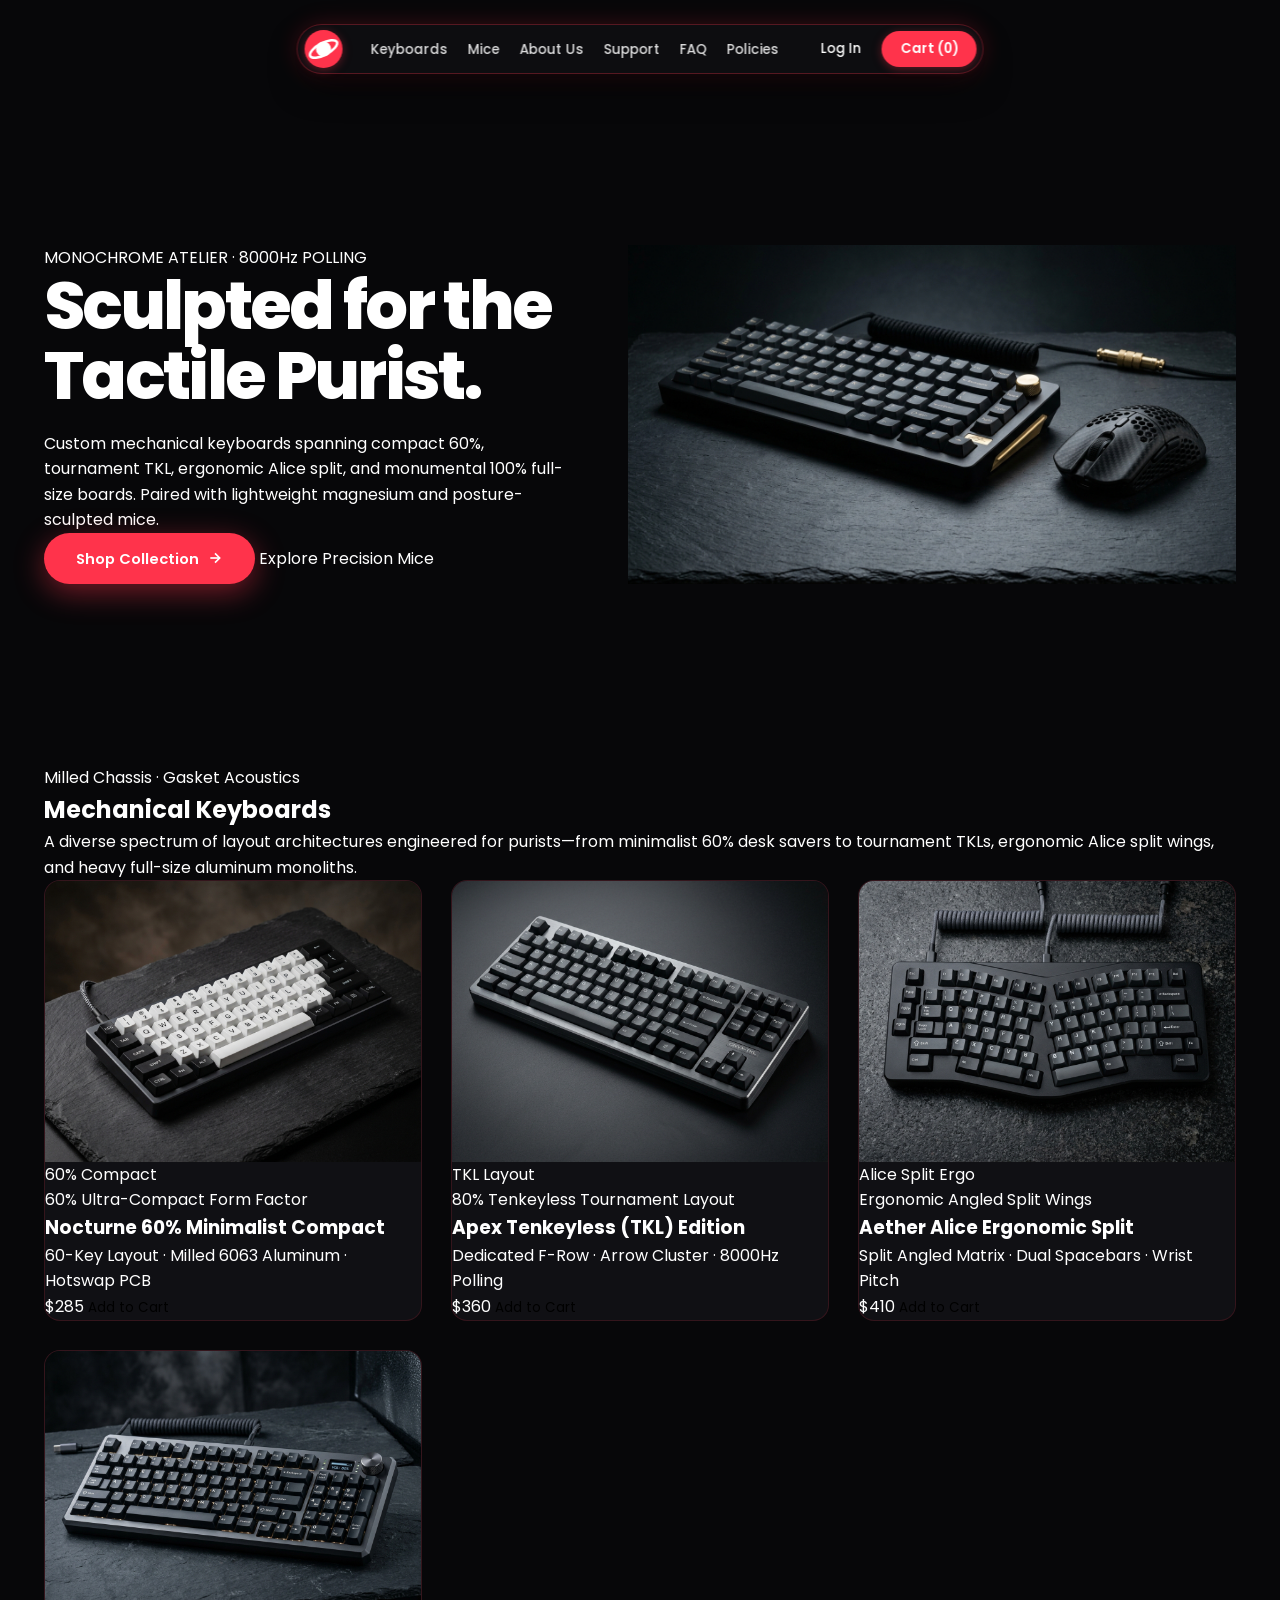
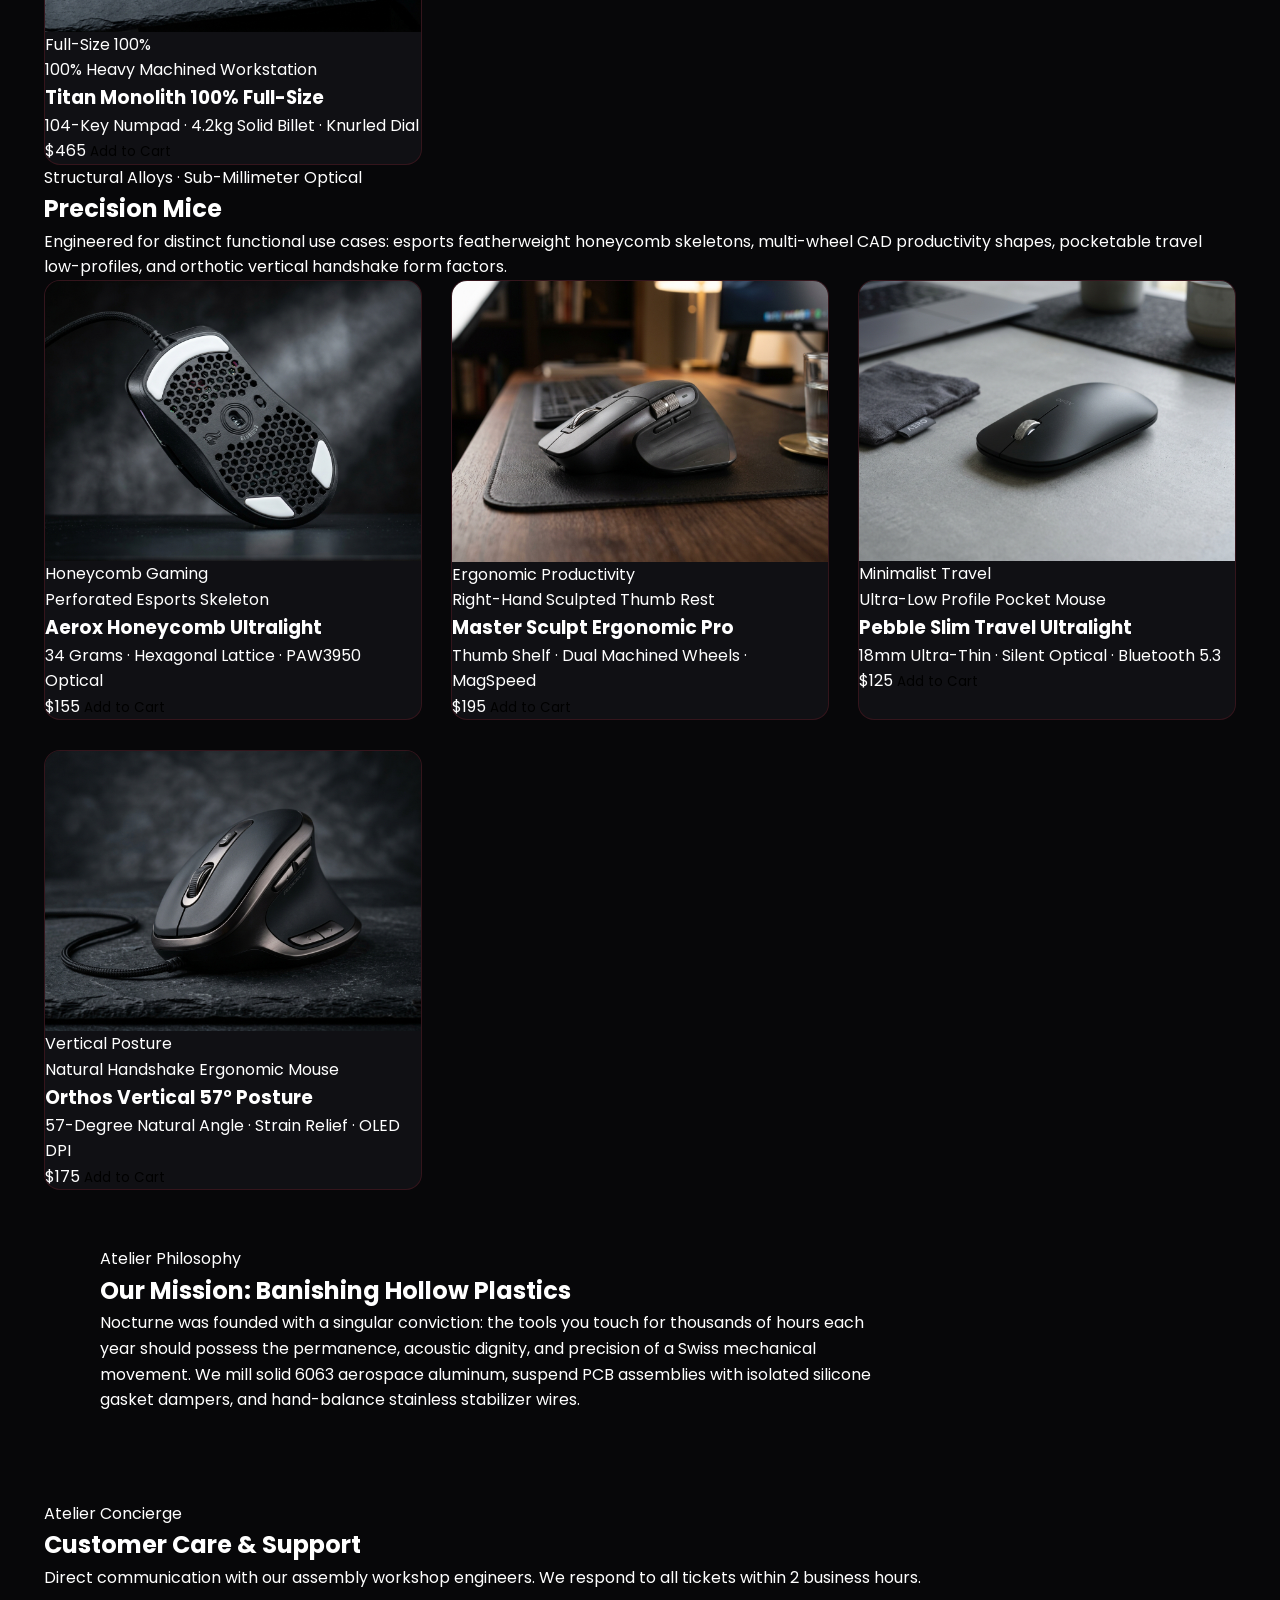
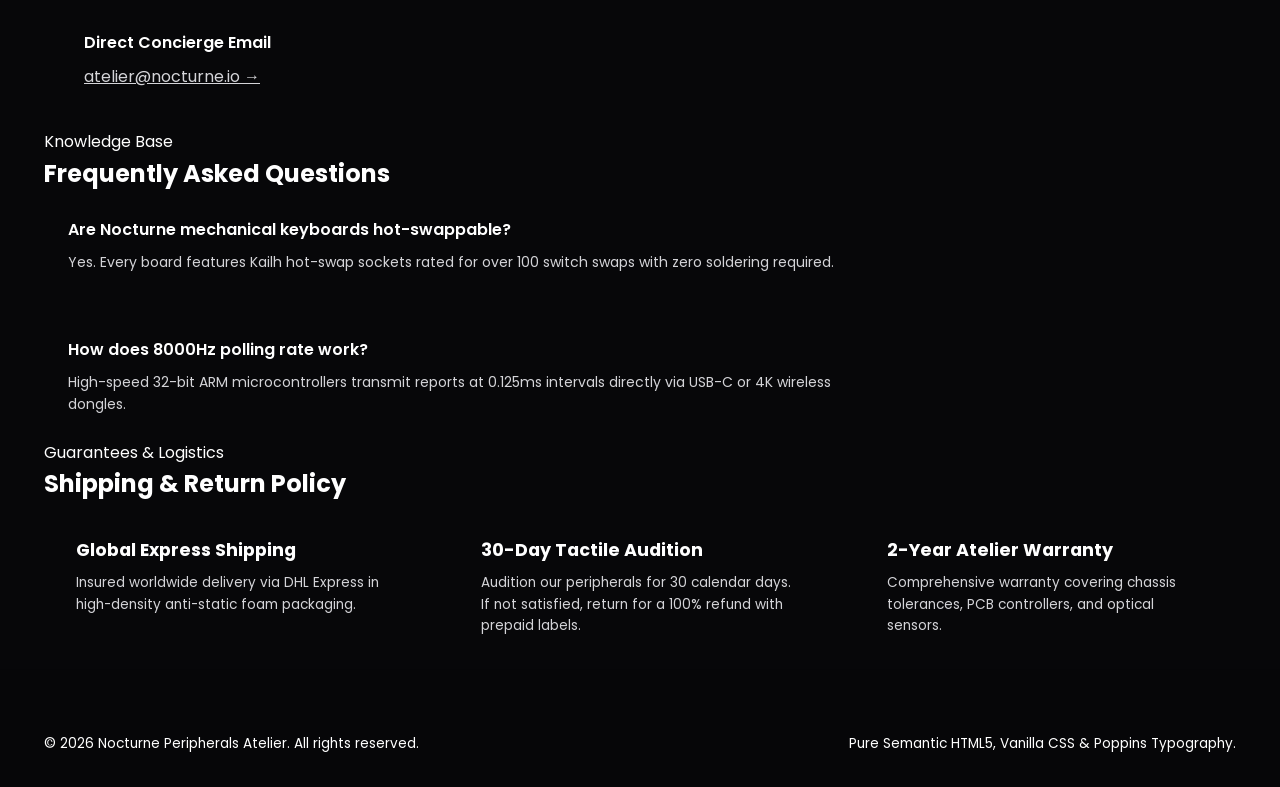
<file: public/standalone.html>
<!DOCTYPE html>
<html lang="en">
<head>
  <meta charset="UTF-8" />
  <meta name="viewport" content="width=device-width, initial-scale=1.0" />
  <title>Nocturne | High-End Keyboards & Mice</title>
  <meta name="description" content="A boutique tech store selling high-end mechanical keyboards and precision mice. Pure black-and-white monochrome theme with Poppins typography." />
  
  <!-- Google Fonts: Poppins (Primary) & JetBrains Mono (Specs) -->
  <link rel="preconnect" href="https://fonts.googleapis.com">
  <link rel="preconnect" href="https://fonts.gstatic.com" crossorigin>
  <link href="https://fonts.googleapis.com/css2?family=Poppins:ital,wght@0,300;0,400;0,500;0,600;0,700;0,800;1,400&family=JetBrains+Mono:wght@400;500&display=swap" rel="stylesheet">
  
  <!-- Standalone Pure Vanilla CSS -->
  <link rel="stylesheet" href="styles.css" />
</head>
<body>

  <!-- =========================================================================
       FLOATING PILL NAVBAR
       - Floating dark capsule container
       - Left: Circular white logo container (38px x 38px, border-radius: 50%)
       - Center: Navigation links ("Keyboards", "Mice", "About", "Support", "FAQ", "Policies")
       - Right: "Log In" button + White pill-shaped button ("Cart (0)")
       ========================================================================= -->
  <header class="navbar-wrapper">
    <nav class="pill-navbar" aria-label="Main Navigation">
      
      <!-- Left: Circular White Logo Container with Planet Ring SVG -->
      <a href="#" class="navbar-logo-circle" aria-label="Nocturne Peripherals Home">
        <svg viewBox="0 0 24 24" fill="none" stroke="currentColor" stroke-width="1.8" stroke-linecap="round" stroke-linejoin="round">
          <ellipse cx="12" cy="12" rx="9.5" ry="3.8" transform="rotate(-28 12 12)" stroke="currentColor" stroke-width="1.6" />
          <circle cx="12" cy="12" r="4.8" fill="currentColor" stroke="none" />
        </svg>
      </a>

      <!-- Center: Navigation Links -->
      <ul class="navbar-links">
        <li><a href="#keyboards" class="navbar-link">Keyboards</a></li>
        <li><a href="#mice" class="navbar-link">Mice</a></li>
        <li><a href="#about" class="navbar-link">About Us</a></li>
        <li><a href="#support" class="navbar-link">Support</a></li>
        <li><a href="#faq" class="navbar-link">FAQ</a></li>
        <li><a href="#policies" class="navbar-link">Policies</a></li>
      </ul>

      <!-- Right: Log In & Cart Action Buttons -->
      <div style="display: flex; align-items: center; gap: 0.5rem;">
        <button type="button" class="navbar-auth-btn" style="color: #fff; font-size: 0.825rem; font-weight: 500; padding: 0.45rem 0.85rem; border-radius: 9999px;">
          Log In
        </button>
        <button type="button" class="navbar-action-pill" aria-label="View Shopping Cart">
          <span>Cart (0)</span>
        </button>
      </div>

    </nav>
  </header>

  <main>
    <!-- =========================================================================
         HERO SECTION: High-Contrast Luxury Tech Introduction (Monochrome)
         ========================================================================= -->
    <section class="hero-section container">
      <div class="hero-grid">
        
        <div class="hero-content">
          <div class="hero-tag">
            <span class="hero-tag-dot"></span>
            <span>MONOCHROME ATELIER · 8000Hz POLLING</span>
          </div>

          <h1 class="hero-headline">
            Sculpted for the Tactile Purist.
          </h1>

          <p class="hero-subtext">
            Custom mechanical keyboards spanning compact 60%, tournament TKL, ergonomic Alice split, and monumental 100% full-size boards. Paired with lightweight magnesium and posture-sculpted mice.
          </p>

          <div class="hero-btn-group">
            <a href="#keyboards" class="btn-primary">
              <span>Shop Collection</span>
              <svg viewBox="0 0 24 24" width="16" height="16" stroke="currentColor" stroke-width="2.5" fill="none">
                <line x1="5" y1="12" x2="19" y2="12"></line>
                <polyline points="12 5 19 12 12 19"></polyline>
              </svg>
            </a>
            <a href="#mice" class="btn-secondary">Explore Precision Mice</a>
          </div>
        </div>

        <div class="hero-image-wrapper">
          <img src="/src/assets/images/hero_peripherals_minimal_1791439039302.jpg" alt="Nocturne Custom Keyboard and Magnesium Mouse on Slate" class="hero-image" />
        </div>

      </div>
    </section>

    <!-- =========================================================================
         PRODUCT GRID 1: MECHANICAL KEYBOARDS (4 Distinct Layout Architectures)
         ========================================================================= -->
    <section id="keyboards" class="section container">
      <header class="section-header">
        <p class="section-kicker">Milled Chassis · Gasket Acoustics</p>
        <h2 class="section-title">Mechanical Keyboards</h2>
        <p class="section-description">
          A diverse spectrum of layout architectures engineered for purists—from minimalist 60% desk savers to tournament TKLs, ergonomic Alice split wings, and heavy full-size aluminum monoliths.
        </p>
      </header>

      <div class="product-grid">
        
        <!-- Keyboard 1: 60% Compact -->
        <article class="product-card" style="animation-delay: 0ms;">
          <div class="product-card-media">
            <img src="/src/assets/images/kb_compact_60_1791443009261.jpg" alt="Nocturne 60% Minimalist Compact" />
            <span class="product-card-tag">60% Compact</span>
          </div>
          <div class="product-card-body">
            <span class="product-category-label">60% Ultra-Compact Form Factor</span>
            <h3 class="product-title">Nocturne 60% Minimalist Compact</h3>
            <p class="product-specs">60-Key Layout · Milled 6063 Aluminum · Hotswap PCB</p>
            <div class="product-card-footer">
              <span class="product-price">$285</span>
              <button class="btn-add-cart">Add to Cart</button>
            </div>
          </div>
        </article>

        <!-- Keyboard 2: TKL Tenkeyless -->
        <article class="product-card" style="animation-delay: 110ms;">
          <div class="product-card-media">
            <img src="/src/assets/images/kb_tkl_tenkeyless_1791443027290.jpg" alt="Apex Tenkeyless (TKL) Edition" />
            <span class="product-card-tag">TKL Layout</span>
          </div>
          <div class="product-card-body">
            <span class="product-category-label">80% Tenkeyless Tournament Layout</span>
            <h3 class="product-title">Apex Tenkeyless (TKL) Edition</h3>
            <p class="product-specs">Dedicated F-Row · Arrow Cluster · 8000Hz Polling</p>
            <div class="product-card-footer">
              <span class="product-price">$360</span>
              <button class="btn-add-cart">Add to Cart</button>
            </div>
          </div>
        </article>

        <!-- Keyboard 3: Alice Split Ergonomic -->
        <article class="product-card" style="animation-delay: 220ms;">
          <div class="product-card-media">
            <img src="/src/assets/images/kb_alice_ergonomic_1791443045145.jpg" alt="Aether Alice Ergonomic Split" />
            <span class="product-card-tag">Alice Split Ergo</span>
          </div>
          <div class="product-card-body">
            <span class="product-category-label">Ergonomic Angled Split Wings</span>
            <h3 class="product-title">Aether Alice Ergonomic Split</h3>
            <p class="product-specs">Split Angled Matrix · Dual Spacebars · Wrist Pitch</p>
            <div class="product-card-footer">
              <span class="product-price">$410</span>
              <button class="btn-add-cart">Add to Cart</button>
            </div>
          </div>
        </article>

        <!-- Keyboard 4: Full-Size 100% Heavy -->
        <article class="product-card" style="animation-delay: 330ms;">
          <div class="product-card-media">
            <img src="/src/assets/images/kb_fullsize_heavy_1791443057709.jpg" alt="Titan Monolith 100% Full-Size" />
            <span class="product-card-tag">Full-Size 100%</span>
          </div>
          <div class="product-card-body">
            <span class="product-category-label">100% Heavy Machined Workstation</span>
            <h3 class="product-title">Titan Monolith 100% Full-Size</h3>
            <p class="product-specs">104-Key Numpad · 4.2kg Solid Billet · Knurled Dial</p>
            <div class="product-card-footer">
              <span class="product-price">$465</span>
              <button class="btn-add-cart">Add to Cart</button>
            </div>
          </div>
        </article>

      </div>
    </section>

    <!-- =========================================================================
         PRODUCT GRID 2: PRECISION MICE (4 Distinct Functional Types)
         ========================================================================= -->
    <section id="mice" class="section container">
      <header class="section-header">
        <p class="section-kicker">Structural Alloys · Sub-Millimeter Optical</p>
        <h2 class="section-title">Precision Mice</h2>
        <p class="section-description">
          Engineered for distinct functional use cases: esports featherweight honeycomb skeletons, multi-wheel CAD productivity shapes, pocketable travel low-profiles, and orthotic vertical handshake form factors.
        </p>
      </header>

      <div class="product-grid">
        
        <!-- Mouse 1: Honeycomb Ultralight -->
        <article class="product-card" style="animation-delay: 0ms;">
          <div class="product-card-media">
            <img src="/src/assets/images/mouse_honeycomb_light_1791443074177.jpg" alt="Aerox Honeycomb Ultralight" />
            <span class="product-card-tag">Honeycomb Gaming</span>
          </div>
          <div class="product-card-body">
            <span class="product-category-label">Perforated Esports Skeleton</span>
            <h3 class="product-title">Aerox Honeycomb Ultralight</h3>
            <p class="product-specs">34 Grams · Hexagonal Lattice · PAW3950 Optical</p>
            <div class="product-card-footer">
              <span class="product-price">$155</span>
              <button class="btn-add-cart">Add to Cart</button>
            </div>
          </div>
        </article>

        <!-- Mouse 2: Ergonomic Productivity -->
        <article class="product-card" style="animation-delay: 110ms;">
          <div class="product-card-media">
            <img src="/src/assets/images/mouse_ergo_productivity_1791443089746.jpg" alt="Master Sculpt Ergonomic Pro" />
            <span class="product-card-tag">Ergonomic Productivity</span>
          </div>
          <div class="product-card-body">
            <span class="product-category-label">Right-Hand Sculpted Thumb Rest</span>
            <h3 class="product-title">Master Sculpt Ergonomic Pro</h3>
            <p class="product-specs">Thumb Shelf · Dual Machined Wheels · MagSpeed</p>
            <div class="product-card-footer">
              <span class="product-price">$195</span>
              <button class="btn-add-cart">Add to Cart</button>
            </div>
          </div>
        </article>

        <!-- Mouse 3: Minimalist Travel -->
        <article class="product-card" style="animation-delay: 220ms;">
          <div class="product-card-media">
            <img src="/src/assets/images/mouse_travel_minimal_1791443103830.jpg" alt="Pebble Slim Travel Ultralight" />
            <span class="product-card-tag">Minimalist Travel</span>
          </div>
          <div class="product-card-body">
            <span class="product-category-label">Ultra-Low Profile Pocket Mouse</span>
            <h3 class="product-title">Pebble Slim Travel Ultralight</h3>
            <p class="product-specs">18mm Ultra-Thin · Silent Optical · Bluetooth 5.3</p>
            <div class="product-card-footer">
              <span class="product-price">$125</span>
              <button class="btn-add-cart">Add to Cart</button>
            </div>
          </div>
        </article>

        <!-- Mouse 4: Vertical Handshake -->
        <article class="product-card" style="animation-delay: 330ms;">
          <div class="product-card-media">
            <img src="/src/assets/images/mouse_vertical_ergo_1791443119904.jpg" alt="Orthos Vertical 57° Posture" />
            <span class="product-card-tag">Vertical Posture</span>
          </div>
          <div class="product-card-body">
            <span class="product-category-label">Natural Handshake Ergonomic Mouse</span>
            <h3 class="product-title">Orthos Vertical 57° Posture</h3>
            <p class="product-specs">57-Degree Natural Angle · Strain Relief · OLED DPI</p>
            <div class="product-card-footer">
              <span class="product-price">$175</span>
              <button class="btn-add-cart">Add to Cart</button>
            </div>
          </div>
        </article>

      </div>
    </section>

    <!-- =========================================================================
         ABOUT US / OUR MISSION SECTION
         ========================================================================= -->
    <section id="about" class="section container">
      <div style="background-color: var(--color-surface); border: 1px solid var(--color-border); border-radius: 24px; padding: 3.5rem;">
        <p class="section-kicker">Atelier Philosophy</p>
        <h2 class="section-title">Our Mission: Banishing Hollow Plastics</h2>
        <p class="section-description" style="max-width: 800px; margin-bottom: 2rem;">
          Nocturne was founded with a singular conviction: the tools you touch for thousands of hours each year should possess the permanence, acoustic dignity, and precision of a Swiss mechanical movement. We mill solid 6063 aerospace aluminum, suspend PCB assemblies with isolated silicone gasket dampers, and hand-balance stainless stabilizer wires.
        </p>
      </div>
    </section>

    <!-- =========================================================================
         SUPPORT SECTION
         ========================================================================= -->
    <section id="support" class="section container">
      <div class="section-header">
        <p class="section-kicker">Atelier Concierge</p>
        <h2 class="section-title">Customer Care & Support</h2>
        <p class="section-description">
          Direct communication with our assembly workshop engineers. We respond to all tickets within 2 business hours.
        </p>
      </div>
      <div style="background-color: var(--color-surface); border: 1px solid var(--color-border); border-radius: 20px; padding: 2.5rem; max-width: 700px;">
        <p style="color: #fff; margin-bottom: 0.5rem; font-weight: 600;">Direct Concierge Email</p>
        <a href="mailto:atelier@nocturne.io" style="color: #d4d4d8; text-decoration: underline;">atelier@nocturne.io →</a>
      </div>
    </section>

    <!-- =========================================================================
         FAQ SECTION
         ========================================================================= -->
    <section id="faq" class="section container">
      <div class="section-header">
        <p class="section-kicker">Knowledge Base</p>
        <h2 class="section-title">Frequently Asked Questions</h2>
      </div>
      <div style="display: flex; flex-direction: column; gap: 1rem; max-width: 860px;">
        <div style="background: var(--color-surface); border: 1px solid var(--color-border); border-radius: 12px; padding: 1.5rem;">
          <h3 style="font-size: 1rem; font-weight: 600; color: #fff; margin-bottom: 0.5rem;">Are Nocturne mechanical keyboards hot-swappable?</h3>
          <p style="font-size: 0.875rem; color: #d4d4d8;">Yes. Every board features Kailh hot-swap sockets rated for over 100 switch swaps with zero soldering required.</p>
        </div>
        <div style="background: var(--color-surface); border: 1px solid var(--color-border); border-radius: 12px; padding: 1.5rem;">
          <h3 style="font-size: 1rem; font-weight: 600; color: #fff; margin-bottom: 0.5rem;">How does 8000Hz polling rate work?</h3>
          <p style="font-size: 0.875rem; color: #d4d4d8;">High-speed 32-bit ARM microcontrollers transmit reports at 0.125ms intervals directly via USB-C or 4K wireless dongles.</p>
        </div>
      </div>
    </section>

    <!-- =========================================================================
         SHIPPING & RETURN POLICY SECTION
         ========================================================================= -->
    <section id="policies" class="section container">
      <div class="section-header">
        <p class="section-kicker">Guarantees & Logistics</p>
        <h2 class="section-title">Shipping & Return Policy</h2>
      </div>
      <div style="display: grid; grid-template-columns: repeat(auto-fit, minmax(280px, 1fr)); gap: 1.5rem;">
        <div style="background: var(--color-surface); border: 1px solid var(--color-border); border-radius: 16px; padding: 2rem;">
          <h3 style="font-size: 1.1rem; font-weight: 700; color: #fff; margin-bottom: 0.5rem;">Global Express Shipping</h3>
          <p style="font-size: 0.85rem; color: #d4d4d8;">Insured worldwide delivery via DHL Express in high-density anti-static foam packaging.</p>
        </div>
        <div style="background: var(--color-surface); border: 1px solid var(--color-border); border-radius: 16px; padding: 2rem;">
          <h3 style="font-size: 1.1rem; font-weight: 700; color: #fff; margin-bottom: 0.5rem;">30-Day Tactile Audition</h3>
          <p style="font-size: 0.85rem; color: #d4d4d8;">Audition our peripherals for 30 calendar days. If not satisfied, return for a 100% refund with prepaid labels.</p>
        </div>
        <div style="background: var(--color-surface); border: 1px solid var(--color-border); border-radius: 16px; padding: 2rem;">
          <h3 style="font-size: 1.1rem; font-weight: 700; color: #fff; margin-bottom: 0.5rem;">2-Year Atelier Warranty</h3>
          <p style="font-size: 0.85rem; color: #d4d4d8;">Comprehensive warranty covering chassis tolerances, PCB controllers, and optical sensors.</p>
        </div>
      </div>
    </section>
  </main>

  <footer style="border-top: 1px solid var(--color-border); padding: 4rem 0 2rem; background-color: #060608;">
    <div class="container" style="display: flex; justify-content: space-between; align-items: center; flex-wrap: wrap; gap: 1rem; color: var(--color-text-subtle); font-size: 0.85rem;">
      <p>© 2026 Nocturne Peripherals Atelier. All rights reserved.</p>
      <p>Pure Semantic HTML5, Vanilla CSS & Poppins Typography.</p>
    </div>
  </footer>

</body>
</html>
</file>
<file: public/styles.css>
/* ==========================================================================
   NOCTURNE PERIPHERALS - LUXURY E-COMMERCE STYLESHEET
   Immersive Tri-Theme System:
   1. [Default] CRIMSON NOIR (Vibrant Luxury Red & Obsidian Black)
   2. CHAMPAGNE GOLD (Warm Horology Gold & Obsidian)
   3. PURE MONOCHROME (High-Contrast Pure Black & White)
   ========================================================================== */

:root {
  --color-bg-canvas: #070709;
  --color-bg-surface: #101014;
  --color-bg-surface-elevated: #17171d;
  
  --color-text-primary: #ffffff;
  --color-text-secondary: #d4d4d8;
  --color-text-muted: #8e8e93;

  --font-body: 'Poppins', -apple-system, BlinkMacSystemFont, sans-serif;
  --font-mono: 'JetBrains Mono', monospace;

  --radius-pill: 9999px;
  --radius-card: 16px;
  --radius-button: 9999px;

  --ease-smooth: cubic-bezier(0.16, 1, 0.3, 1);

  /* THEME 1: CRIMSON NOIR (RED & BLACK) - DEFAULT */
  --color-accent-primary: #ff334b;
  --color-accent-glow: rgba(255, 51, 75, 0.35);
  --color-accent-subtle: rgba(255, 51, 75, 0.12);
  --color-accent-border: rgba(255, 51, 75, 0.3);

  --color-btn-primary-bg: #ff334b;
  --color-btn-primary-text: #ffffff;
  --color-btn-primary-glow: 0 8px 30px rgba(255, 51, 75, 0.45);

  --color-navbar-bg: #0d0d10;
  --color-navbar-border: rgba(255, 51, 75, 0.3);
  --color-navbar-glow: 0 16px 36px -10px rgba(0, 0, 0, 0.8), 0 0 24px rgba(255, 51, 75, 0.2);
  --color-navbar-pill-bg: #ff334b;
  --color-navbar-pill-text: #ffffff;

  --color-card-border: rgba(255, 51, 75, 0.15);
  --color-card-border-hover: #ff334b;
  --color-card-shadow-hover: 0 24px 50px -12px rgba(0, 0, 0, 0.95), 0 0 25px rgba(255, 51, 75, 0.22);
  --color-card-tag-bg: rgba(255, 51, 75, 0.15);
  --color-card-tag-text: #ff334b;
  --color-card-tag-border: rgba(255, 51, 75, 0.4);
  --color-price: #ff4d63;

  --color-hero-glow: radial-gradient(circle, rgba(255, 51, 75, 0.25) 0%, rgba(7, 7, 9, 0) 70%);
}

[data-theme="gold"] {
  --color-accent-primary: #dfb877;
  --color-accent-glow: rgba(223, 184, 119, 0.35);
  --color-accent-subtle: rgba(223, 184, 119, 0.12);
  --color-accent-border: rgba(223, 184, 119, 0.3);

  --color-btn-primary-bg: #dfb877;
  --color-btn-primary-text: #09090b;
  --color-btn-primary-glow: 0 8px 30px rgba(223, 184, 119, 0.4);

  --color-navbar-bg: #0e0e11;
  --color-navbar-border: rgba(223, 184, 119, 0.3);
  --color-navbar-glow: 0 16px 36px -10px rgba(0, 0, 0, 0.8), 0 0 24px rgba(223, 184, 119, 0.18);
  --color-navbar-pill-bg: #dfb877;
  --color-navbar-pill-text: #09090b;

  --color-card-border: rgba(223, 184, 119, 0.15);
  --color-card-border-hover: #dfb877;
  --color-card-shadow-hover: 0 24px 50px -12px rgba(0, 0, 0, 0.95), 0 0 25px rgba(223, 184, 119, 0.2);
  --color-card-tag-bg: rgba(223, 184, 119, 0.15);
  --color-card-tag-text: #dfb877;
  --color-card-tag-border: rgba(223, 184, 119, 0.4);
  --color-price: #dfb877;

  --color-hero-glow: radial-gradient(circle, rgba(223, 184, 119, 0.22) 0%, rgba(7, 7, 9, 0) 70%);
}

[data-theme="mono"] {
  --color-accent-primary: #ffffff;
  --color-accent-glow: rgba(255, 255, 255, 0.25);
  --color-accent-subtle: rgba(255, 255, 255, 0.1);
  --color-accent-border: rgba(255, 255, 255, 0.25);

  --color-btn-primary-bg: #ffffff;
  --color-btn-primary-text: #000000;
  --color-btn-primary-glow: 0 8px 30px rgba(255, 255, 255, 0.3);

  --color-navbar-bg: #111114;
  --color-navbar-border: rgba(255, 255, 255, 0.12);
  --color-navbar-glow: 0 16px 36px -10px rgba(0, 0, 0, 0.85), 0 0 1px rgba(255, 255, 255, 0.2);
  --color-navbar-pill-bg: #ffffff;
  --color-navbar-pill-text: #000000;

  --color-card-border: rgba(255, 255, 255, 0.1);
  --color-card-border-hover: rgba(255, 255, 255, 0.45);
  --color-card-shadow-hover: 0 24px 50px -12px rgba(0, 0, 0, 0.95), 0 0 25px rgba(255, 255, 255, 0.15);
  --color-card-tag-bg: rgba(255, 255, 255, 0.12);
  --color-card-tag-text: #ffffff;
  --color-card-tag-border: rgba(255, 255, 255, 0.25);
  --color-price: #ffffff;

  --color-hero-glow: radial-gradient(circle, rgba(255, 255, 255, 0.15) 0%, rgba(7, 7, 9, 0) 70%);
}

*, *::before, *::after {
  box-sizing: border-box;
  margin: 0;
  padding: 0;
}

html {
  font-family: var(--font-body);
  background-color: var(--color-bg-canvas);
  color: var(--color-text-primary);
  scroll-behavior: smooth;
  -webkit-font-smoothing: antialiased;
}

body {
  min-height: 100vh;
  line-height: 1.6;
  background-color: var(--color-bg-canvas);
  font-family: var(--font-body);
}

a {
  color: inherit;
  text-decoration: none;
}

button {
  font-family: var(--font-body);
  cursor: pointer;
  border: none;
  background: none;
}

img {
  max-width: 100%;
  display: block;
  height: auto;
}

.container {
  width: 100%;
  max-width: 1240px;
  margin-left: auto;
  margin-right: auto;
  padding-left: 1.5rem;
  padding-right: 1.5rem;
}

.navbar-wrapper {
  position: fixed;
  top: 1.5rem;
  left: 50%;
  transform: translateX(-50%);
  z-index: 1000;
  width: max-content;
  max-width: calc(100vw - 2rem);
}

.pill-navbar {
  display: flex;
  align-items: center;
  justify-content: space-between;
  gap: 1.25rem;

  background-color: var(--color-navbar-bg);
  border-radius: var(--radius-pill);
  padding: 5px 6px 5px 7px;

  box-shadow: var(--color-navbar-glow);
  border: 1px solid var(--color-navbar-border);
  backdrop-filter: blur(14px);
  -webkit-backdrop-filter: blur(14px);

  transition: transform 200ms var(--ease-smooth),
              box-shadow 300ms ease,
              border-color 300ms ease,
              background-color 300ms ease;
}

.navbar-logo-circle {
  width: 38px;
  height: 38px;
  border-radius: 50%;
  background-color: var(--color-navbar-pill-bg);
  color: var(--color-navbar-pill-text);
  
  display: flex;
  align-items: center;
  justify-content: center;
  flex-shrink: 0;
  box-shadow: 0 2px 10px var(--color-accent-glow);
  transition: transform 180ms var(--ease-smooth), background-color 300ms ease, color 300ms ease;
}

.navbar-logo-circle:hover {
  transform: scale(1.08);
}

.navbar-links {
  display: flex;
  align-items: center;
  gap: 1.25rem;
  list-style: none;
  padding: 0 0.5rem;
}

.navbar-link {
  font-size: 0.85rem;
  font-weight: 500;
  color: rgba(255, 255, 255, 0.85);
  white-space: nowrap;
}

.navbar-action-pill {
  display: inline-flex;
  align-items: center;
  gap: 0.45rem;
  background-color: var(--color-navbar-pill-bg);
  color: var(--color-navbar-pill-text);
  font-size: 0.85rem;
  font-weight: 600;
  white-space: nowrap;
  border-radius: var(--radius-pill);
  padding: 0.5rem 1.15rem;
  flex-shrink: 0;
  box-shadow: 0 2px 10px var(--color-accent-glow);
  transition: transform 180ms ease, background-color 300ms ease, color 300ms ease;
}

.hero-section {
  min-height: 85vh;
  padding-top: 8.5rem;
  padding-bottom: 4.5rem;
  display: flex;
  align-items: center;
}

.hero-grid {
  display: grid;
  grid-template-columns: 1fr 1.15fr;
  gap: 3.5rem;
  align-items: center;
}

.hero-headline {
  font-family: var(--font-body);
  font-size: clamp(2.6rem, 5.2vw, 4.5rem);
  font-weight: 800;
  line-height: 1.05;
  letter-spacing: -0.04em;
  margin-bottom: 1.25rem;
}

.hero-headline span.accent {
  color: var(--color-accent-primary);
  text-shadow: 0 0 35px var(--color-accent-glow);
}

.btn-primary {
  display: inline-flex;
  align-items: center;
  gap: 0.5rem;
  background-color: var(--color-btn-primary-bg);
  color: var(--color-btn-primary-text);
  font-weight: 600;
  font-size: 0.925rem;
  padding: 0.85rem 2rem;
  border-radius: var(--radius-pill);
  box-shadow: var(--color-btn-primary-glow);
  transition: transform 180ms ease, box-shadow 300ms ease, background-color 300ms ease;
}

.btn-primary:hover {
  transform: translateY(-2px) scale(1.03);
  box-shadow: 0 14px 34px var(--color-accent-glow);
}

.product-grid {
  display: grid;
  grid-template-columns: repeat(auto-fill, minmax(280px, 1fr));
  gap: 1.85rem;
}

.product-card {
  background-color: var(--color-bg-surface);
  border: 1px solid var(--color-card-border);
  border-radius: var(--radius-card);
  overflow: hidden;
  display: flex;
  flex-direction: column;
  transition: transform 280ms var(--ease-smooth), border-color 300ms ease, box-shadow 300ms ease;
}

.product-card:hover {
  transform: translateY(-6px) scale(1.02);
  border-color: var(--color-card-border-hover);
  box-shadow: var(--color-card-shadow-hover);
}
</file>
